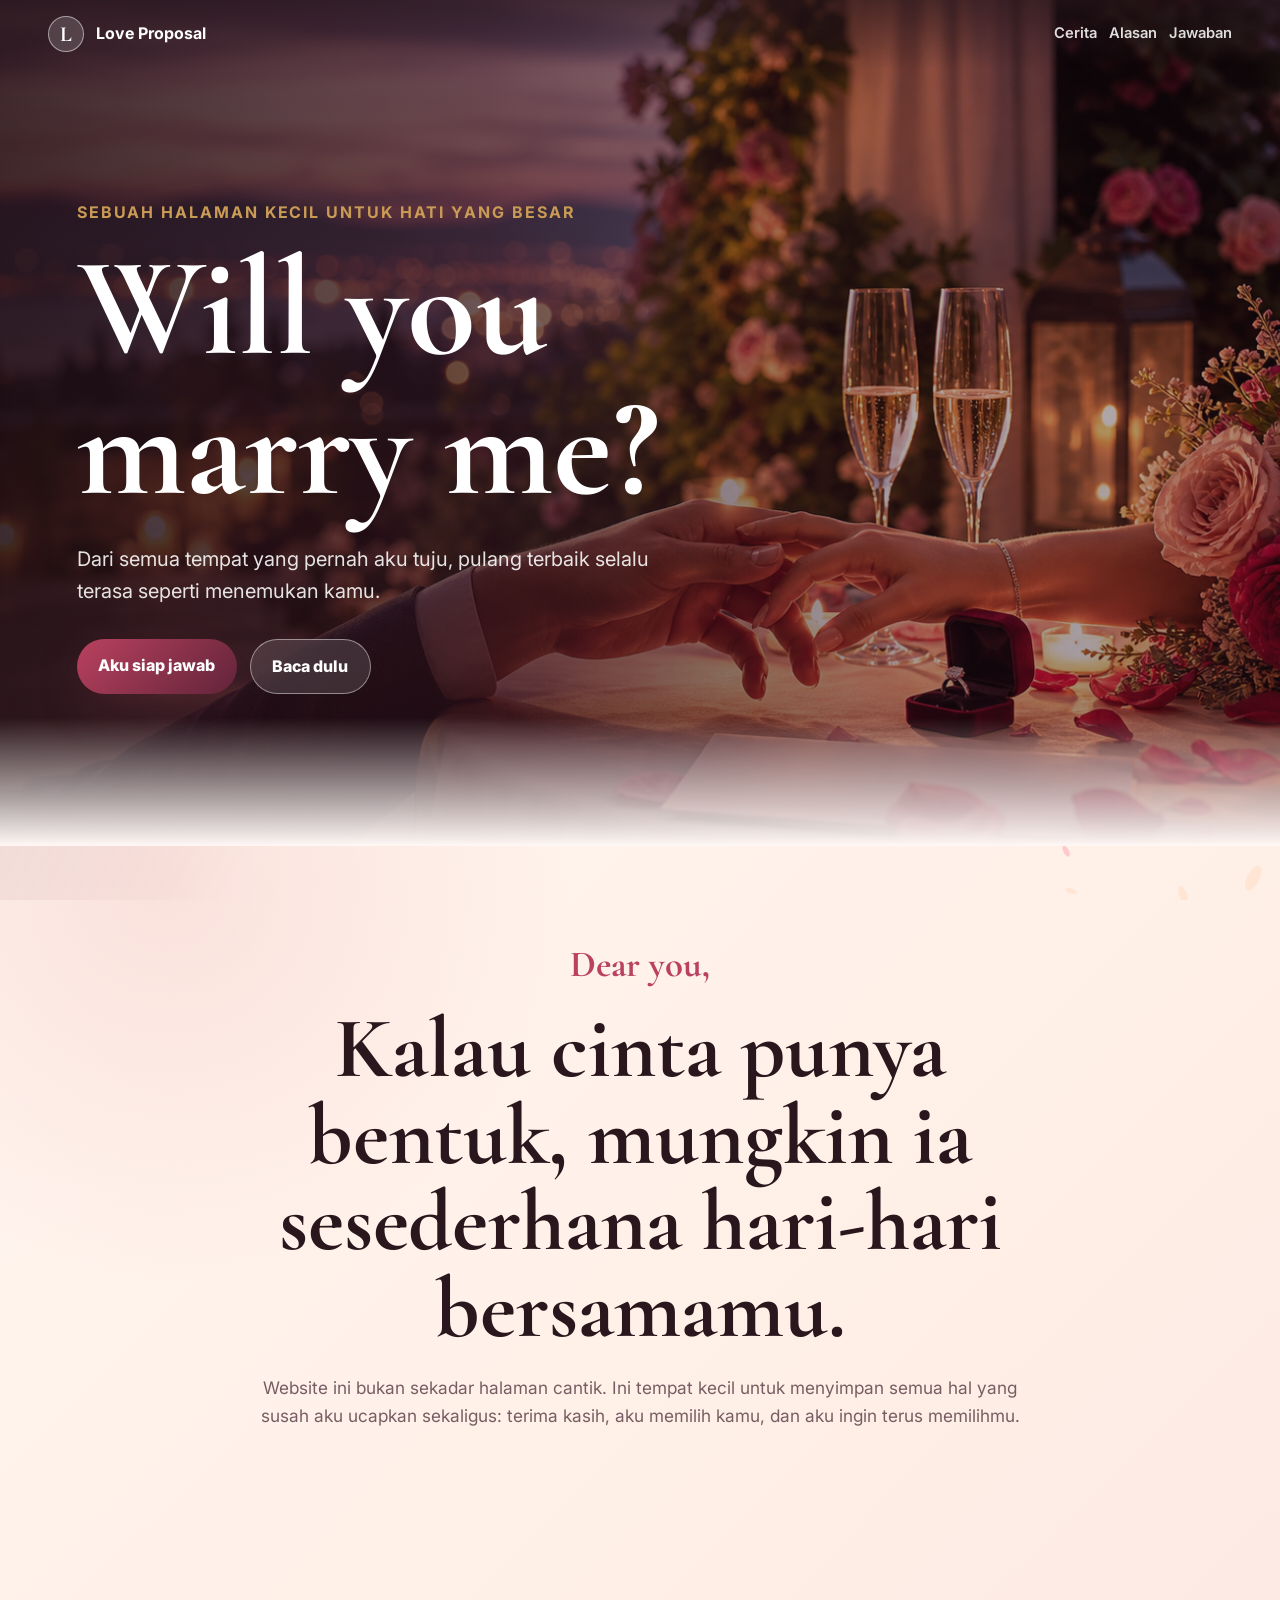
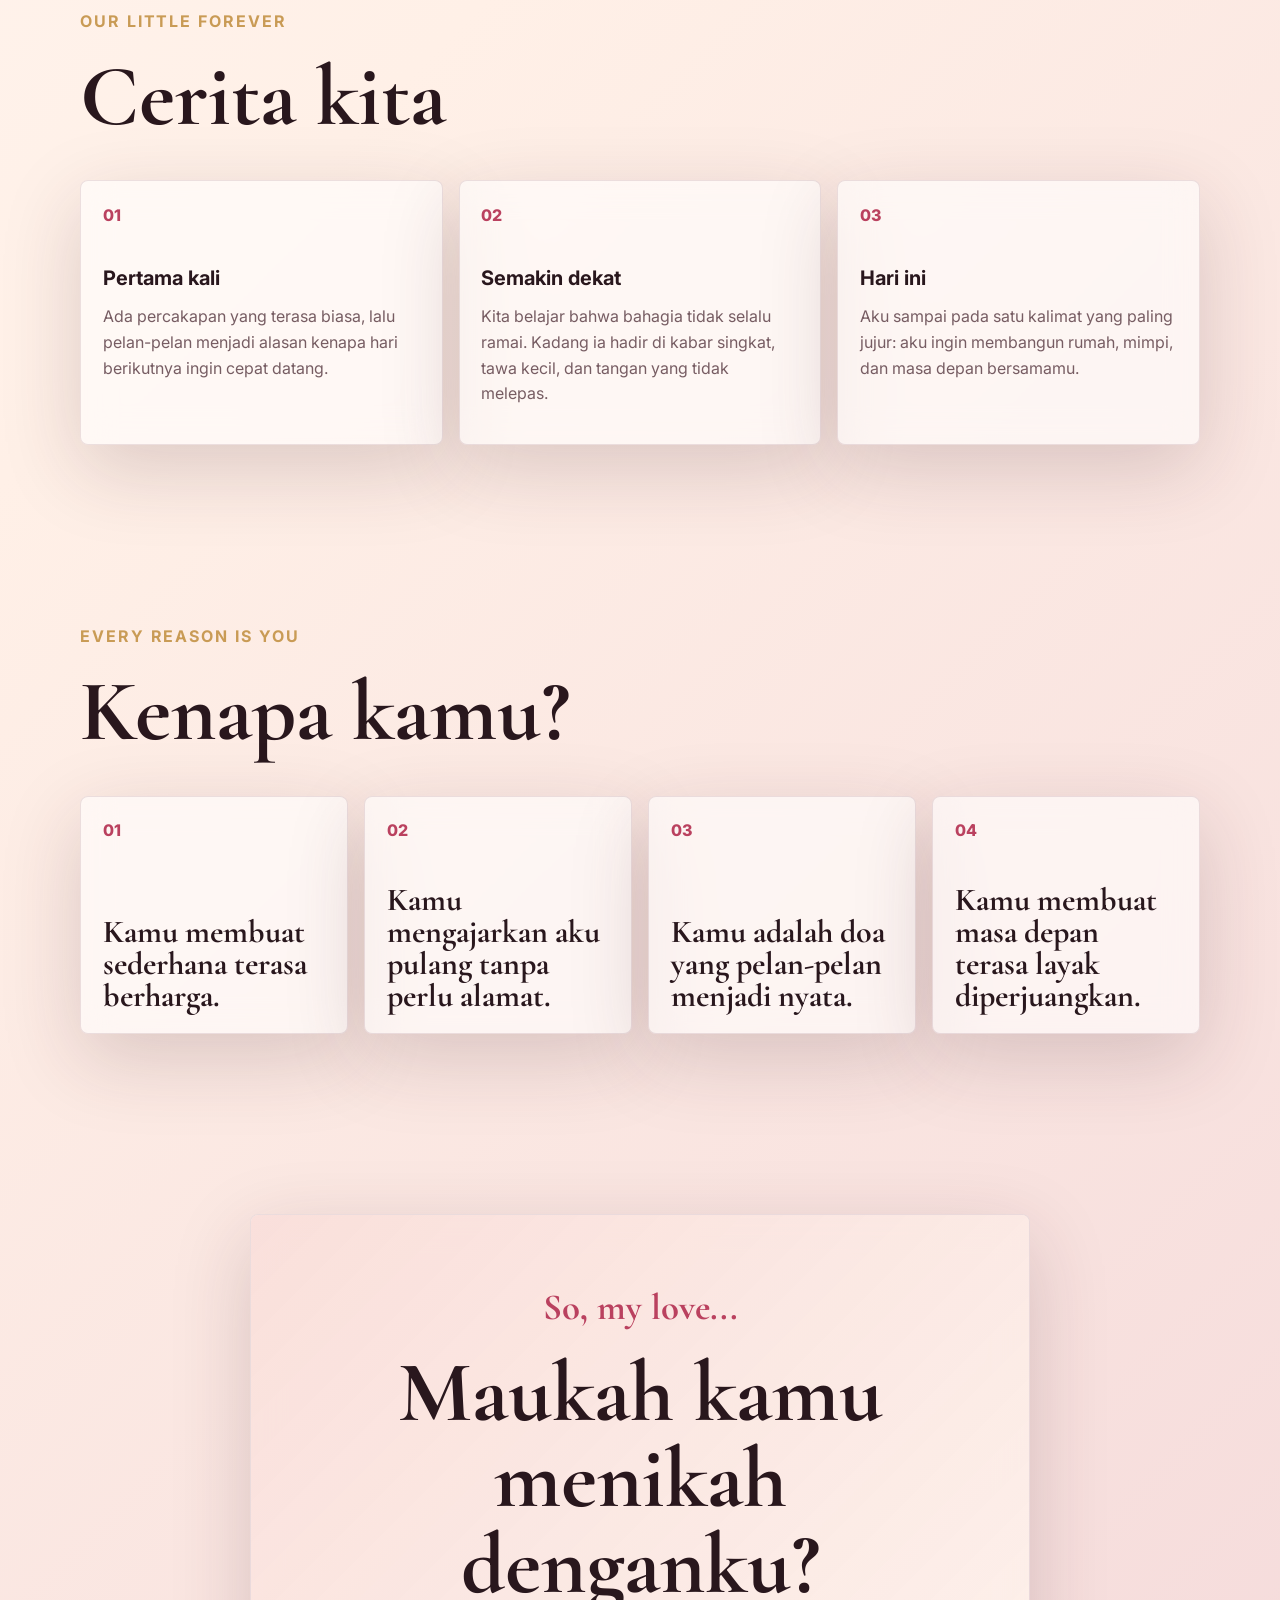
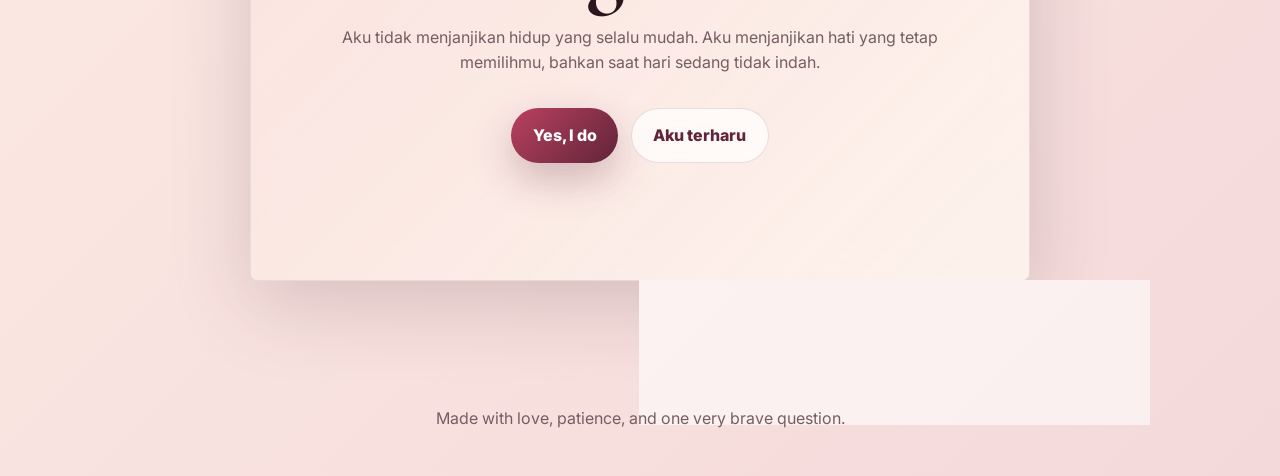
<file: index.html>
<!doctype html>
<html lang="id">
  <head>
    <meta charset="utf-8">
    <meta name="viewport" content="width=device-width, initial-scale=1">
    <title>Untuk Kamu</title>
    <meta
      name="description"
      content="Sebuah halaman proposal romantis yang hangat, lembut, dan penuh animasi."
    >
    <link rel="preconnect" href="https://fonts.googleapis.com">
    <link rel="preconnect" href="https://fonts.gstatic.com" crossorigin>
    <link
      href="https://fonts.googleapis.com/css2?family=Cormorant+Garamond:wght@600;700&family=Inter:wght@400;500;600;700&display=swap"
      rel="stylesheet"
    >
    <link rel="stylesheet" href="styles.css">
  </head>
  <body>
    <div class="ambient" aria-hidden="true"></div>
    <canvas id="petals" aria-hidden="true"></canvas>

    <header class="site-header">
      <a class="brand" href="#home" aria-label="Kembali ke awal">
        <span class="brand-mark">L</span>
        <span>Love Proposal</span>
      </a>
      <nav aria-label="Navigasi utama">
        <a href="#story">Cerita</a>
        <a href="#reasons">Alasan</a>
        <a href="#question">Jawaban</a>
      </nav>
    </header>

    <main>
      <section class="hero" id="home">
        <img
          class="hero-image"
          src="assets/proposal-hero.png"
          alt="Suasana lamaran romantis dengan kotak cincin, cahaya lilin, dan taman senja."
        >
        <div class="hero-shade"></div>
        <div class="hero-content reveal">
          <p class="eyebrow">Sebuah halaman kecil untuk hati yang besar</p>
          <h1>Will you marry me?</h1>
          <p class="hero-copy">
            Dari semua tempat yang pernah aku tuju, pulang terbaik selalu terasa
            seperti menemukan kamu.
          </p>
          <div class="hero-actions">
            <a class="button primary" href="#question">Aku siap jawab</a>
            <a class="button ghost" href="#story">Baca dulu</a>
          </div>
        </div>
      </section>

      <section class="section intro reveal" aria-labelledby="intro-title">
        <p class="script">Dear you,</p>
        <h2 id="intro-title">Kalau cinta punya bentuk, mungkin ia sesederhana hari-hari bersamamu.</h2>
        <p>
          Website ini bukan sekadar halaman cantik. Ini tempat kecil untuk
          menyimpan semua hal yang susah aku ucapkan sekaligus: terima kasih,
          aku memilih kamu, dan aku ingin terus memilihmu.
        </p>
      </section>

      <section class="section story" id="story" aria-labelledby="story-title">
        <div class="section-heading reveal">
          <p class="eyebrow">Our little forever</p>
          <h2 id="story-title">Cerita kita</h2>
        </div>
        <div class="timeline">
          <article class="moment reveal">
            <span class="moment-number">01</span>
            <h3>Pertama kali</h3>
            <p>
              Ada percakapan yang terasa biasa, lalu pelan-pelan menjadi alasan
              kenapa hari berikutnya ingin cepat datang.
            </p>
          </article>
          <article class="moment reveal">
            <span class="moment-number">02</span>
            <h3>Semakin dekat</h3>
            <p>
              Kita belajar bahwa bahagia tidak selalu ramai. Kadang ia hadir di
              kabar singkat, tawa kecil, dan tangan yang tidak melepas.
            </p>
          </article>
          <article class="moment reveal">
            <span class="moment-number">03</span>
            <h3>Hari ini</h3>
            <p>
              Aku sampai pada satu kalimat yang paling jujur: aku ingin
              membangun rumah, mimpi, dan masa depan bersamamu.
            </p>
          </article>
        </div>
      </section>

      <section class="section reasons" id="reasons" aria-labelledby="reasons-title">
        <div class="section-heading reveal">
          <p class="eyebrow">Every reason is you</p>
          <h2 id="reasons-title">Kenapa kamu?</h2>
        </div>
        <div class="reason-grid">
          <article class="reason reveal">
            <span>01</span>
            <h3>Kamu membuat sederhana terasa berharga.</h3>
          </article>
          <article class="reason reveal">
            <span>02</span>
            <h3>Kamu mengajarkan aku pulang tanpa perlu alamat.</h3>
          </article>
          <article class="reason reveal">
            <span>03</span>
            <h3>Kamu adalah doa yang pelan-pelan menjadi nyata.</h3>
          </article>
          <article class="reason reveal">
            <span>04</span>
            <h3>Kamu membuat masa depan terasa layak diperjuangkan.</h3>
          </article>
        </div>
      </section>

      <section class="section question" id="question" aria-labelledby="question-title">
        <div class="proposal-box reveal">
          <p class="script">So, my love...</p>
          <h2 id="question-title">Maukah kamu menikah denganku?</h2>
          <p>
            Aku tidak menjanjikan hidup yang selalu mudah. Aku menjanjikan hati
            yang tetap memilihmu, bahkan saat hari sedang tidak indah.
          </p>
          <div class="answer-actions" aria-label="Pilihan jawaban">
            <button class="answer yes" type="button">Yes, I do</button>
            <button class="answer maybe" type="button">Aku terharu</button>
          </div>
          <p class="answer-note" role="status" aria-live="polite"></p>
        </div>
      </section>
    </main>

    <footer>
      <p>Made with love, patience, and one very brave question.</p>
    </footer>

    <script src="script.js"></script>
  </body>
</html>
</file>
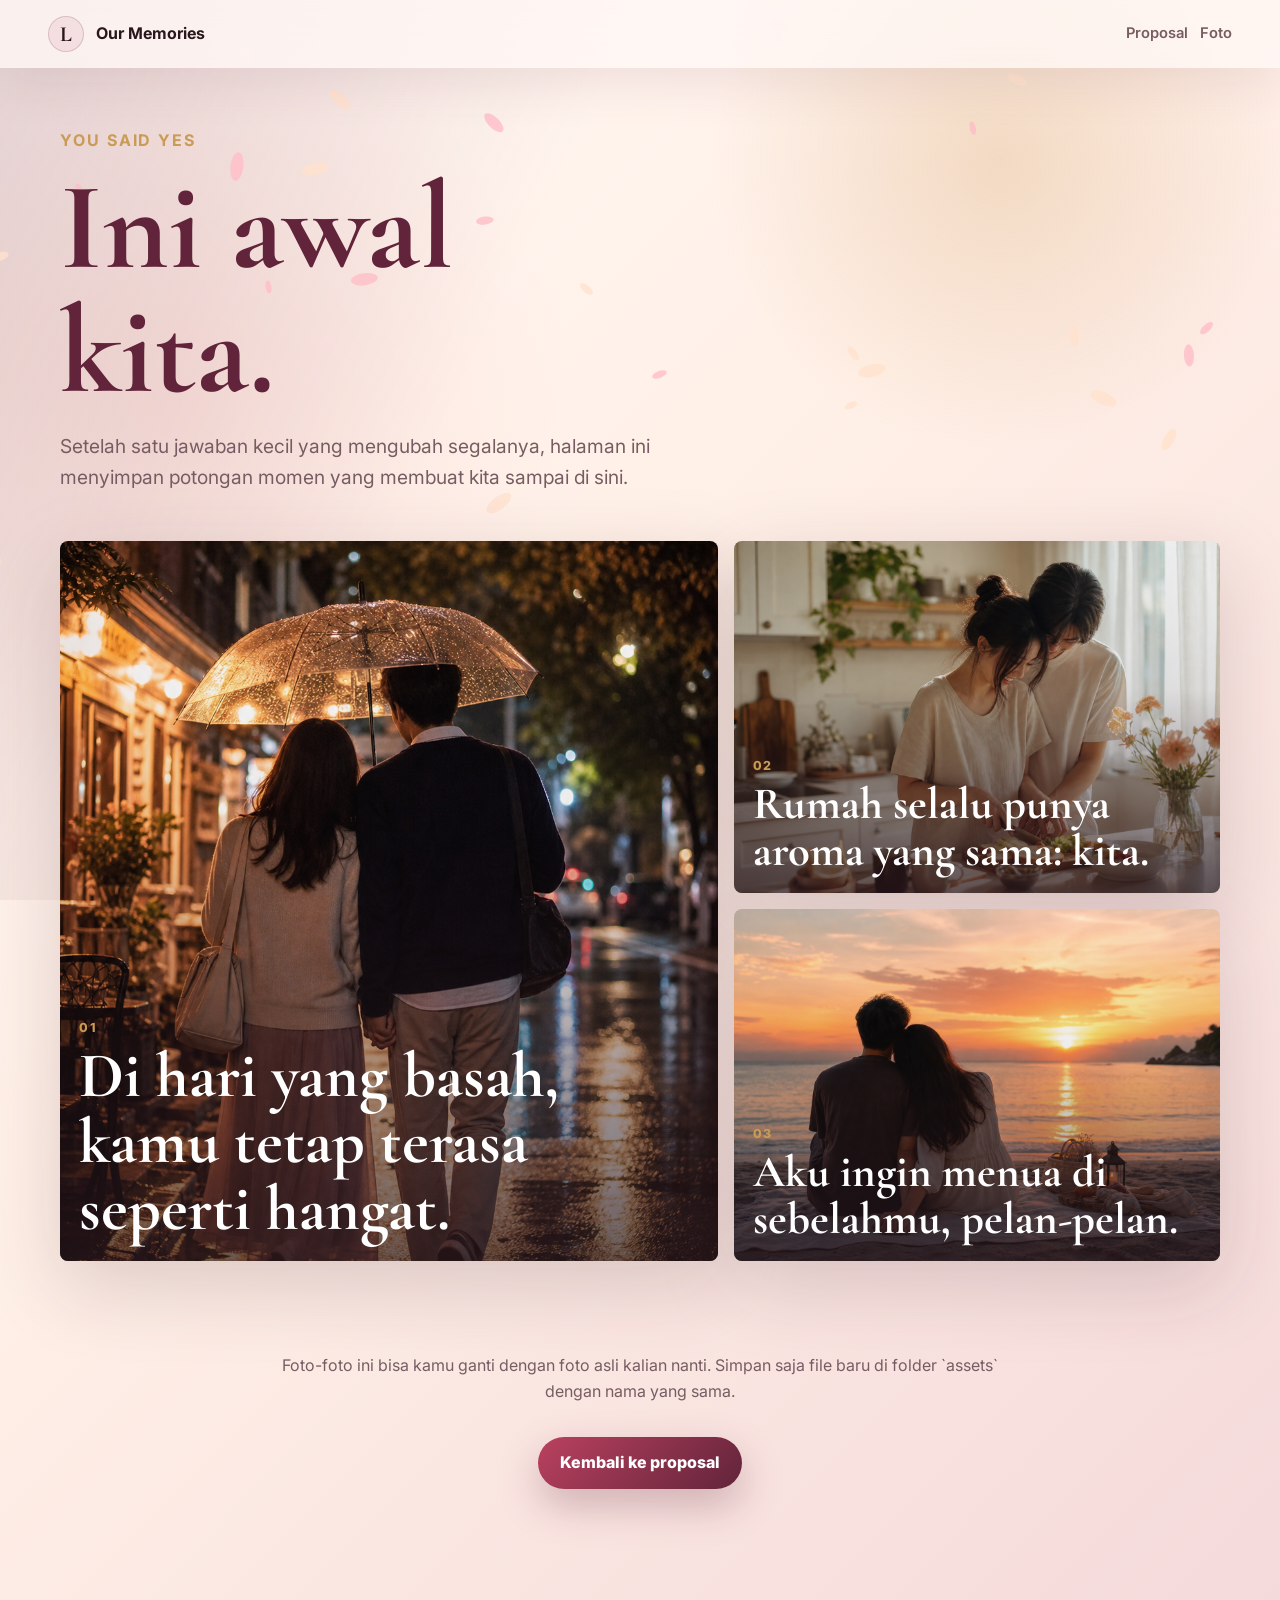
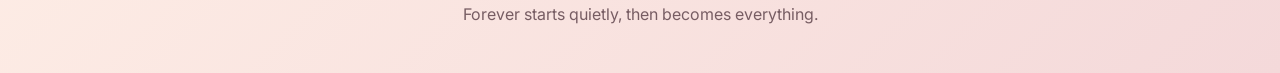
<file: memories.html>
<!doctype html>
<html lang="id">
  <head>
    <meta charset="utf-8">
    <meta name="viewport" content="width=device-width, initial-scale=1">
    <title>Kenangan Kita</title>
    <meta
      name="description"
      content="Halaman kenangan setelah jawaban proposal romantis."
    >
    <link rel="preconnect" href="https://fonts.googleapis.com">
    <link rel="preconnect" href="https://fonts.gstatic.com" crossorigin>
    <link
      href="https://fonts.googleapis.com/css2?family=Cormorant+Garamond:wght@600;700&family=Inter:wght@400;500;600;700&display=swap"
      rel="stylesheet"
    >
    <link rel="stylesheet" href="styles.css">
  </head>
  <body class="memory-page">
    <div class="ambient" aria-hidden="true"></div>
    <canvas id="petals" aria-hidden="true"></canvas>

    <header class="site-header memory-header">
      <a class="brand" href="index.html" aria-label="Kembali ke halaman proposal">
        <span class="brand-mark">L</span>
        <span>Our Memories</span>
      </a>
      <nav aria-label="Navigasi kenangan">
        <a href="index.html">Proposal</a>
        <a href="#gallery">Foto</a>
      </nav>
    </header>

    <main>
      <section class="memory-hero reveal">
        <p class="eyebrow">You said yes</p>
        <h1>Ini awal kita.</h1>
        <p>
          Setelah satu jawaban kecil yang mengubah segalanya, halaman ini
          menyimpan potongan momen yang membuat kita sampai di sini.
        </p>
      </section>

      <section class="memory-gallery" id="gallery" aria-label="Galeri kenangan pasangan">
        <article class="memory-card large reveal">
          <img src="assets/memory-rain.png" alt="Pasangan berjalan berdekatan di bawah payung saat hujan.">
          <div class="memory-caption">
            <span>01</span>
            <h2>Di hari yang basah, kamu tetap terasa seperti hangat.</h2>
          </div>
        </article>

        <div class="memory-stack">
          <article class="memory-card reveal">
            <img src="assets/memory-home.png" alt="Pasangan menyiapkan sarapan bersama di rumah.">
            <div class="memory-caption">
              <span>02</span>
              <h3>Rumah selalu punya aroma yang sama: kita.</h3>
            </div>
          </article>

          <article class="memory-card reveal">
            <img src="assets/memory-beach.png" alt="Pasangan duduk bersama melihat matahari terbenam di pantai.">
            <div class="memory-caption">
              <span>03</span>
              <h3>Aku ingin menua di sebelahmu, pelan-pelan.</h3>
            </div>
          </article>
        </div>
      </section>

      <section class="memory-note reveal">
        <p>
          Foto-foto ini bisa kamu ganti dengan foto asli kalian nanti. Simpan
          saja file baru di folder `assets` dengan nama yang sama.
        </p>
        <a class="button primary" href="index.html#question">Kembali ke proposal</a>
      </section>
    </main>

    <footer>
      <p>Forever starts quietly, then becomes everything.</p>
    </footer>

    <script src="script.js"></script>
  </body>
</html>
</file>
<file: styles.css>
:root {
  --ink: #29171d;
  --muted: #775d63;
  --paper: #fff8f5;
  --blush: #f8d9d4;
  --rose: #ba415f;
  --berry: #61243a;
  --gold: #c99b55;
  --cream: #fff3e7;
  --shadow: 0 24px 80px rgba(66, 31, 42, 0.18);
}

* {
  box-sizing: border-box;
}

html {
  scroll-behavior: smooth;
}

body {
  margin: 0;
  color: var(--ink);
  background:
    radial-gradient(circle at 13% 24%, rgba(248, 217, 212, 0.7), transparent 25rem),
    linear-gradient(135deg, #fff8f5 0%, #fff0e7 42%, #f4d9da 100%);
  font-family: Inter, system-ui, -apple-system, BlinkMacSystemFont, "Segoe UI", sans-serif;
  line-height: 1.6;
  overflow-x: hidden;
}

body.celebrate {
  animation: glow 1.8s ease both;
}

a {
  color: inherit;
  text-decoration: none;
}

button {
  font: inherit;
}

.ambient {
  position: fixed;
  inset: 0;
  pointer-events: none;
  background:
    linear-gradient(115deg, rgba(97, 36, 58, 0.16), transparent 38%),
    radial-gradient(circle at 78% 18%, rgba(201, 155, 85, 0.24), transparent 18rem);
  mix-blend-mode: multiply;
  z-index: -2;
}

#petals {
  position: fixed;
  inset: 0;
  width: 100%;
  height: 100%;
  pointer-events: none;
  z-index: 0;
}

main,
footer {
  position: relative;
  z-index: 1;
}

.site-header {
  position: fixed;
  z-index: 10;
  top: 0;
  left: 0;
  right: 0;
  display: flex;
  align-items: center;
  justify-content: space-between;
  gap: 1rem;
  padding: 1rem clamp(1rem, 4vw, 3rem);
  color: #fff;
  background: linear-gradient(to bottom, rgba(41, 23, 29, 0.6), rgba(41, 23, 29, 0));
}

.brand,
.site-header nav {
  display: flex;
  align-items: center;
  gap: 0.75rem;
}

.brand {
  font-weight: 700;
}

.brand-mark {
  display: grid;
  width: 2.25rem;
  height: 2.25rem;
  place-items: center;
  border: 1px solid rgba(255, 255, 255, 0.5);
  border-radius: 50%;
  background: rgba(255, 255, 255, 0.16);
  font-family: "Cormorant Garamond", Georgia, serif;
  font-size: 1.35rem;
}

.site-header nav a {
  border-bottom: 1px solid transparent;
  color: rgba(255, 255, 255, 0.86);
  font-size: 0.92rem;
  font-weight: 600;
}

.site-header nav a:hover {
  border-color: currentColor;
  color: #fff;
}

.hero {
  position: relative;
  min-height: 94svh;
  display: grid;
  align-items: center;
  padding: 8rem clamp(1.25rem, 6vw, 5rem) 5rem;
  isolation: isolate;
  overflow: hidden;
}

.hero::after {
  content: "";
  position: absolute;
  left: 0;
  right: 0;
  bottom: 0;
  height: 8rem;
  background: linear-gradient(to top, var(--paper), transparent);
  z-index: -1;
}

.hero-image,
.hero-shade {
  position: absolute;
  inset: 0;
  width: 100%;
  height: 100%;
}

.hero-image {
  object-fit: cover;
  z-index: -3;
  transform: scale(1.03);
  animation: slowZoom 14s ease-in-out infinite alternate;
}

.hero-shade {
  z-index: -2;
  background:
    linear-gradient(90deg, rgba(31, 13, 19, 0.82) 0%, rgba(44, 17, 29, 0.62) 38%, rgba(44, 17, 29, 0.18) 72%),
    linear-gradient(0deg, rgba(34, 13, 20, 0.32), rgba(34, 13, 20, 0.14));
}

.hero-content {
  max-width: 43rem;
  color: #fff;
}

.eyebrow,
.script {
  margin: 0 0 0.75rem;
  color: var(--gold);
  font-weight: 700;
  letter-spacing: 0.12em;
  text-transform: uppercase;
}

.script {
  color: var(--rose);
  font-family: "Cormorant Garamond", Georgia, serif;
  font-size: clamp(1.5rem, 4vw, 2.3rem);
  letter-spacing: 0;
  text-transform: none;
}

h1,
h2,
h3,
p {
  overflow-wrap: anywhere;
}

h1,
h2,
h3 {
  margin: 0;
  line-height: 1;
}

h1,
h2 {
  font-family: "Cormorant Garamond", Georgia, serif;
  font-weight: 700;
}

h1 {
  max-width: 12ch;
  font-size: clamp(4rem, 11vw, 8.8rem);
}

h2 {
  font-size: clamp(2.4rem, 7vw, 5.4rem);
}

h3 {
  font-size: 1.25rem;
}

.hero-copy {
  max-width: 36rem;
  margin: 1.5rem 0 0;
  color: rgba(255, 255, 255, 0.88);
  font-size: clamp(1rem, 2vw, 1.25rem);
}

.hero-actions,
.answer-actions {
  display: flex;
  flex-wrap: wrap;
  gap: 0.8rem;
  margin-top: 2rem;
}

.button,
.answer {
  min-height: 3.1rem;
  border: 0;
  border-radius: 999px;
  padding: 0.85rem 1.35rem;
  cursor: pointer;
  font-weight: 800;
  transition: transform 180ms ease, box-shadow 180ms ease, background 180ms ease;
}

.button:hover,
.answer:hover {
  transform: translateY(-2px);
}

.primary,
.yes {
  color: #fff;
  background: linear-gradient(135deg, var(--rose), var(--berry));
  box-shadow: 0 16px 40px rgba(97, 36, 58, 0.28);
}

.ghost,
.maybe {
  color: #fff;
  border: 1px solid rgba(255, 255, 255, 0.45);
  background: rgba(255, 255, 255, 0.13);
  backdrop-filter: blur(14px);
}

.section {
  width: min(1120px, calc(100% - 2rem));
  margin: 0 auto;
  padding: clamp(3.2rem, 7vw, 5.8rem) 0;
}

.intro {
  max-width: 860px;
  text-align: center;
}

.intro p:last-child {
  margin: 1.4rem auto 0;
  max-width: 48rem;
  color: var(--muted);
  font-size: 1.08rem;
}

.section-heading {
  display: grid;
  gap: 0.45rem;
  margin-bottom: 2.5rem;
}

.timeline {
  display: grid;
  grid-template-columns: repeat(3, 1fr);
  gap: 1rem;
}

.moment,
.reason,
.proposal-box {
  border: 1px solid rgba(97, 36, 58, 0.12);
  background: rgba(255, 255, 255, 0.58);
  box-shadow: var(--shadow);
  backdrop-filter: blur(16px);
}

.moment,
.reason {
  border-radius: 8px;
  padding: 1.35rem;
}

.moment {
  min-height: 15rem;
}

.moment-number,
.reason span {
  display: inline-block;
  margin-bottom: 2.5rem;
  color: var(--rose);
  font-weight: 800;
}

.moment p {
  color: var(--muted);
}

.reason-grid {
  display: grid;
  grid-template-columns: repeat(4, 1fr);
  gap: 1rem;
}

.reason {
  min-height: 13rem;
  display: flex;
  flex-direction: column;
  justify-content: space-between;
}

.reason h3 {
  font-family: "Cormorant Garamond", Georgia, serif;
  font-size: clamp(1.45rem, 3vw, 2rem);
}

.question {
  display: grid;
  min-height: 58svh;
  place-items: center;
}

.proposal-box {
  position: relative;
  width: min(780px, 100%);
  border-radius: 8px;
  padding: clamp(2rem, 6vw, 4rem);
  text-align: center;
  overflow: hidden;
}

.proposal-box::before {
  content: "";
  position: absolute;
  inset: 0;
  background: linear-gradient(135deg, rgba(248, 217, 212, 0.78), rgba(255, 243, 231, 0.45));
  z-index: -1;
}

.proposal-box p:not(.script):not(.answer-note) {
  margin: 1rem auto 0;
  max-width: 38rem;
  color: var(--muted);
}

.answer-actions {
  justify-content: center;
}

.maybe {
  color: var(--berry);
  border-color: rgba(97, 36, 58, 0.14);
  background: rgba(255, 255, 255, 0.68);
}

.answer-note {
  min-height: 1.8rem;
  margin: 1.5rem 0 0;
  color: var(--rose);
  font-weight: 800;
}

footer {
  padding: 1.25rem 1rem 1.8rem;
  color: var(--muted);
  text-align: center;
}

.memory-page {
  min-height: 100svh;
}

.memory-header {
  color: var(--ink);
  background: rgba(255, 248, 245, 0.78);
  box-shadow: 0 14px 50px rgba(97, 36, 58, 0.1);
  backdrop-filter: blur(18px);
}

.memory-header .brand-mark {
  border-color: rgba(97, 36, 58, 0.18);
  background: rgba(186, 65, 95, 0.1);
}

.memory-header nav a {
  color: var(--muted);
}

.memory-hero {
  width: min(1160px, calc(100% - 2rem));
  margin: 0 auto;
  padding: 8rem 0 2rem;
}

.memory-hero h1 {
  max-width: 10ch;
  color: var(--berry);
  font-size: clamp(3.5rem, 10vw, 7.8rem);
}

.memory-hero p:not(.eyebrow) {
  max-width: 42rem;
  margin: 1rem 0 0;
  color: var(--muted);
  font-size: clamp(1rem, 2vw, 1.2rem);
}

.memory-gallery {
  width: min(1160px, calc(100% - 2rem));
  margin: 0 auto;
  padding: 1rem 0 clamp(3rem, 6vw, 5rem);
  display: grid;
  grid-template-columns: 1.15fr 0.85fr;
  gap: 1rem;
}

.memory-card {
  position: relative;
  min-height: 22rem;
  border-radius: 8px;
  overflow: hidden;
  box-shadow: var(--shadow);
  isolation: isolate;
}

.memory-card.large {
  min-height: 36rem;
}

.memory-stack {
  display: grid;
  gap: 1rem;
}

.memory-card img {
  position: absolute;
  inset: 0;
  width: 100%;
  height: 100%;
  object-fit: cover;
  transition: transform 700ms ease;
}

.memory-card:hover img {
  transform: scale(1.045);
}

.memory-card::after {
  content: "";
  position: absolute;
  inset: 0;
  background: linear-gradient(to top, rgba(41, 23, 29, 0.7), rgba(41, 23, 29, 0.08) 58%, transparent);
  z-index: 1;
}

.memory-caption {
  position: absolute;
  z-index: 2;
  left: 1.2rem;
  right: 1.2rem;
  bottom: 1.15rem;
  color: #fff;
}

.memory-caption span {
  display: block;
  margin-bottom: 0.3rem;
  color: var(--gold);
  font-size: 0.78rem;
  font-weight: 800;
  letter-spacing: 0.12em;
  text-transform: uppercase;
}

.memory-caption h2,
.memory-caption h3 {
  font-family: "Cormorant Garamond", Georgia, serif;
  line-height: 1.04;
}

.memory-caption h2 {
  font-size: clamp(2.4rem, 5vw, 4.4rem);
}

.memory-caption h3 {
  font-size: clamp(1.8rem, 4vw, 2.8rem);
}

.memory-note {
  width: min(760px, calc(100% - 2rem));
  margin: 0 auto clamp(3rem, 6vw, 5rem);
  color: var(--muted);
  text-align: center;
}

.memory-note .button {
  display: inline-flex;
  align-items: center;
  justify-content: center;
  margin-top: 1rem;
}

.reveal {
  opacity: 0;
  transform: translateY(24px);
  transition: opacity 720ms ease, transform 720ms ease;
}

.reveal.visible {
  opacity: 1;
  transform: translateY(0);
}

@keyframes slowZoom {
  from {
    transform: scale(1.03);
  }
  to {
    transform: scale(1.1) translateX(1.4rem);
  }
}

@keyframes glow {
  0% {
    background-color: #fff8f5;
  }
  45% {
    background-color: #ffe1e7;
  }
  100% {
    background-color: transparent;
  }
}

@media (max-width: 860px) {
  .site-header {
    align-items: flex-start;
  }

  .site-header nav {
    gap: 0.55rem;
  }

  .hero {
    min-height: 90svh;
    padding-top: 7rem;
  }

  .hero-shade {
    background:
      linear-gradient(90deg, rgba(31, 13, 19, 0.88), rgba(44, 17, 29, 0.48)),
      linear-gradient(0deg, rgba(34, 13, 20, 0.38), rgba(34, 13, 20, 0.16));
  }

  .timeline,
  .reason-grid,
  .memory-gallery {
    grid-template-columns: 1fr;
  }

  .moment,
  .reason,
  .memory-card,
  .memory-card.large {
    min-height: auto;
  }

  .memory-card,
  .memory-card.large {
    aspect-ratio: 4 / 5;
  }
}

@media (max-width: 580px) {
  .brand span:last-child {
    display: none;
  }

  .site-header nav a {
    font-size: 0.82rem;
  }

  h1 {
    font-size: clamp(3.2rem, 18vw, 4.8rem);
  }

  .hero-actions,
  .answer-actions {
    flex-direction: column;
  }

  .button,
  .answer {
    width: 100%;
  }

  .memory-hero {
    padding-top: 6.5rem;
  }
}

@media (prefers-reduced-motion: reduce) {
  *,
  *::before,
  *::after {
    scroll-behavior: auto !important;
    animation-duration: 1ms !important;
    animation-iteration-count: 1 !important;
    transition-duration: 1ms !important;
  }
}
</file>
